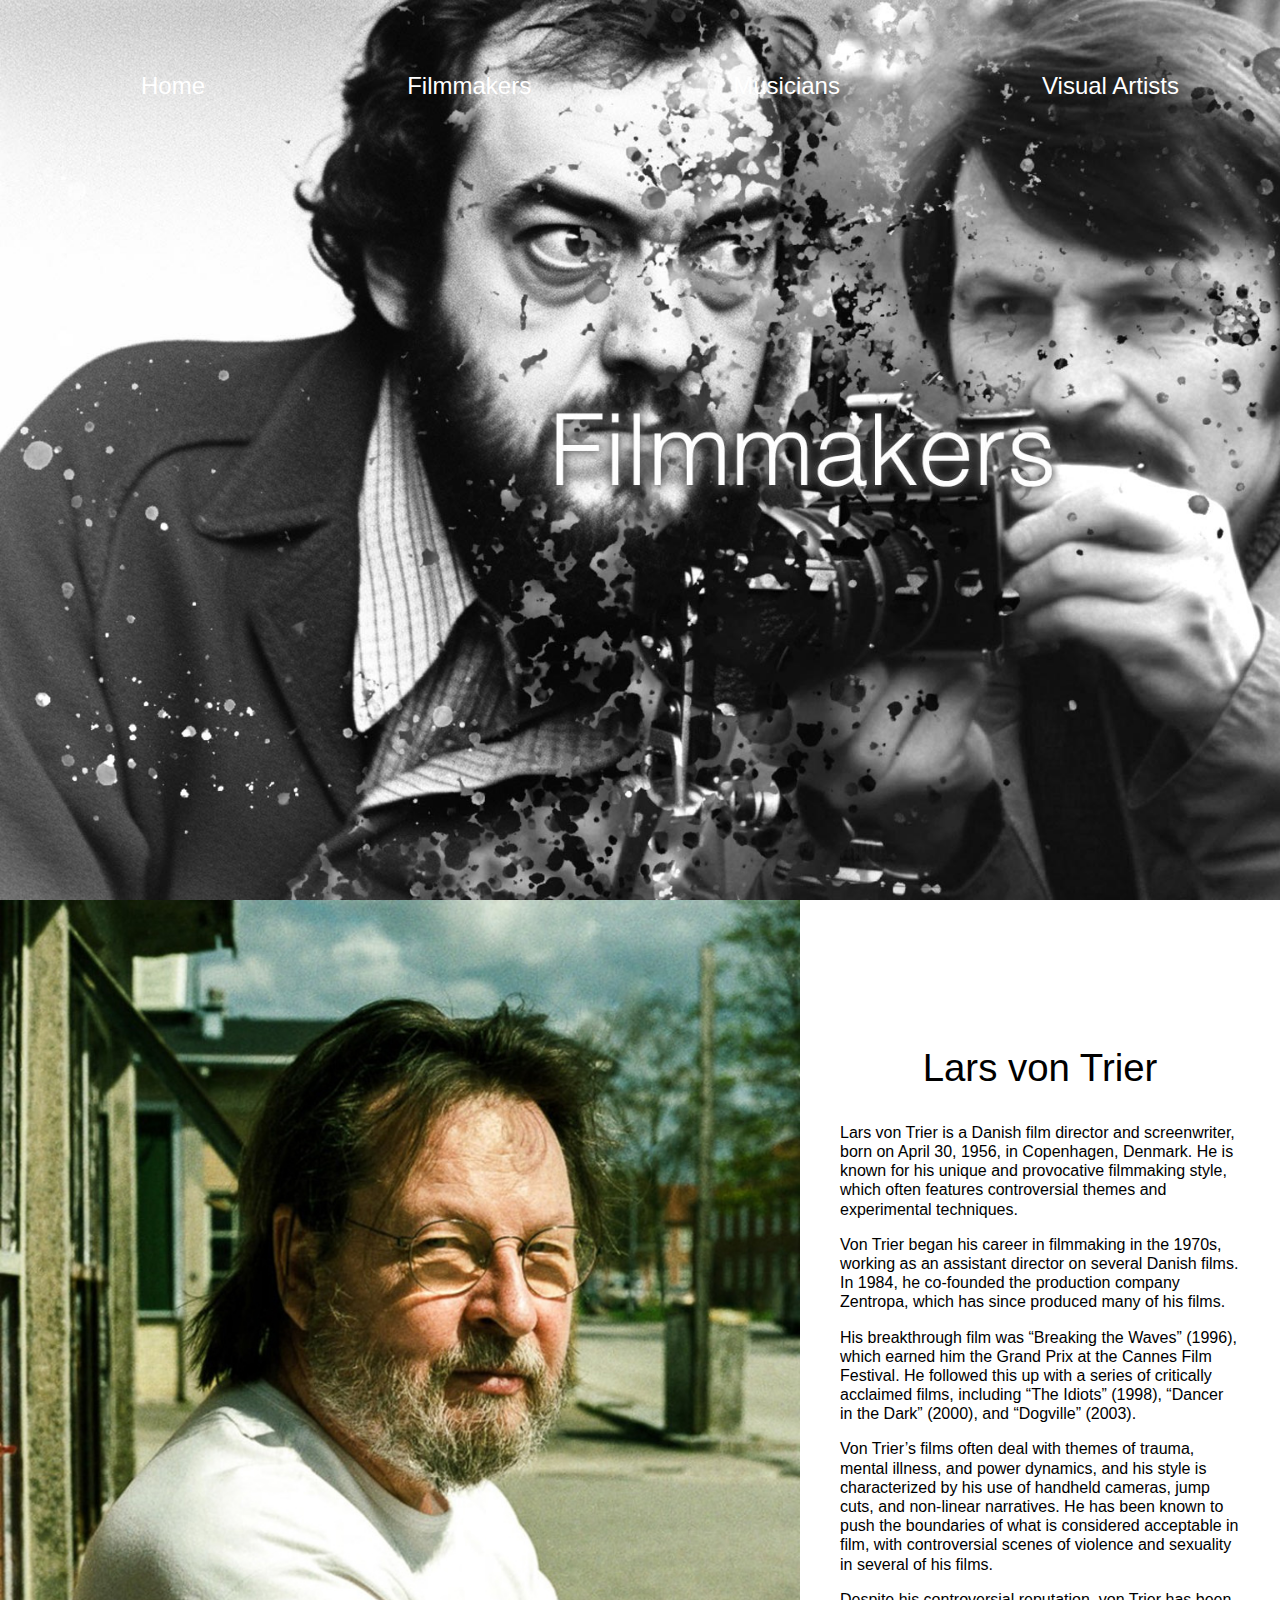
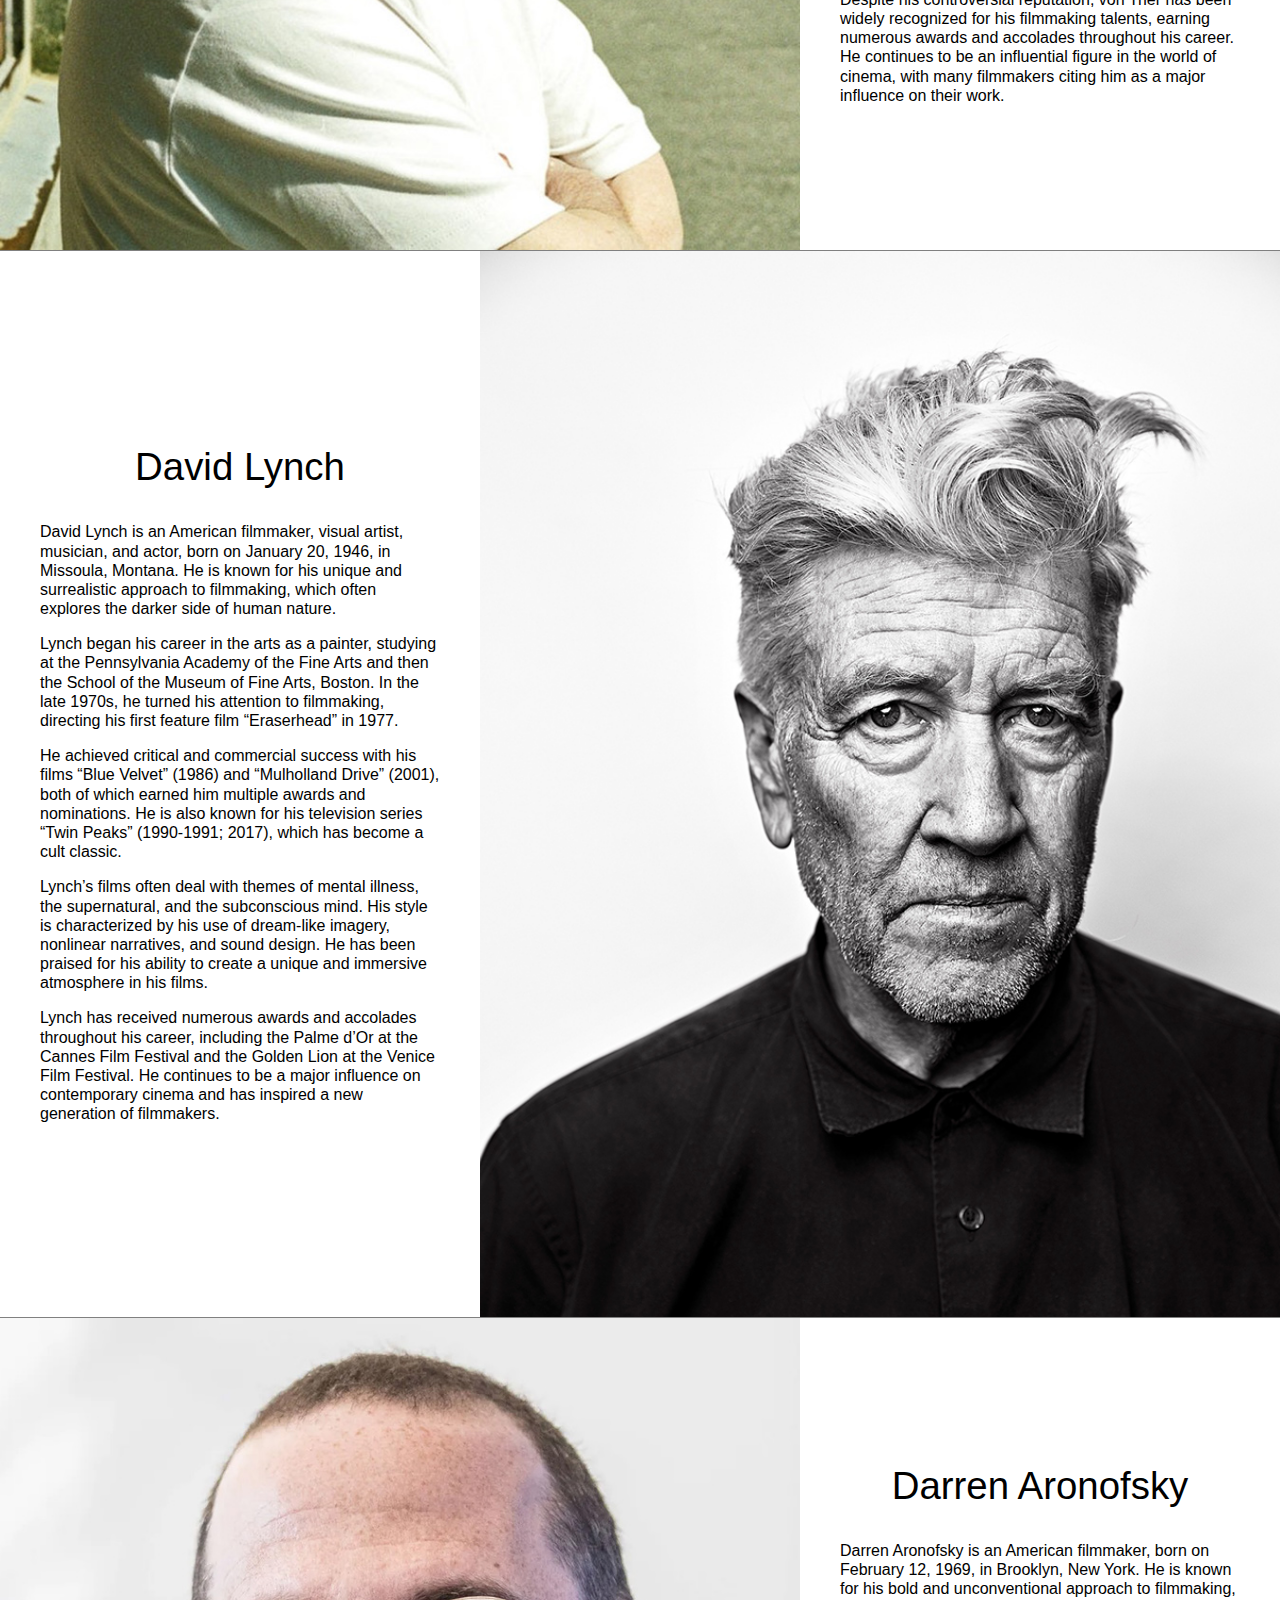
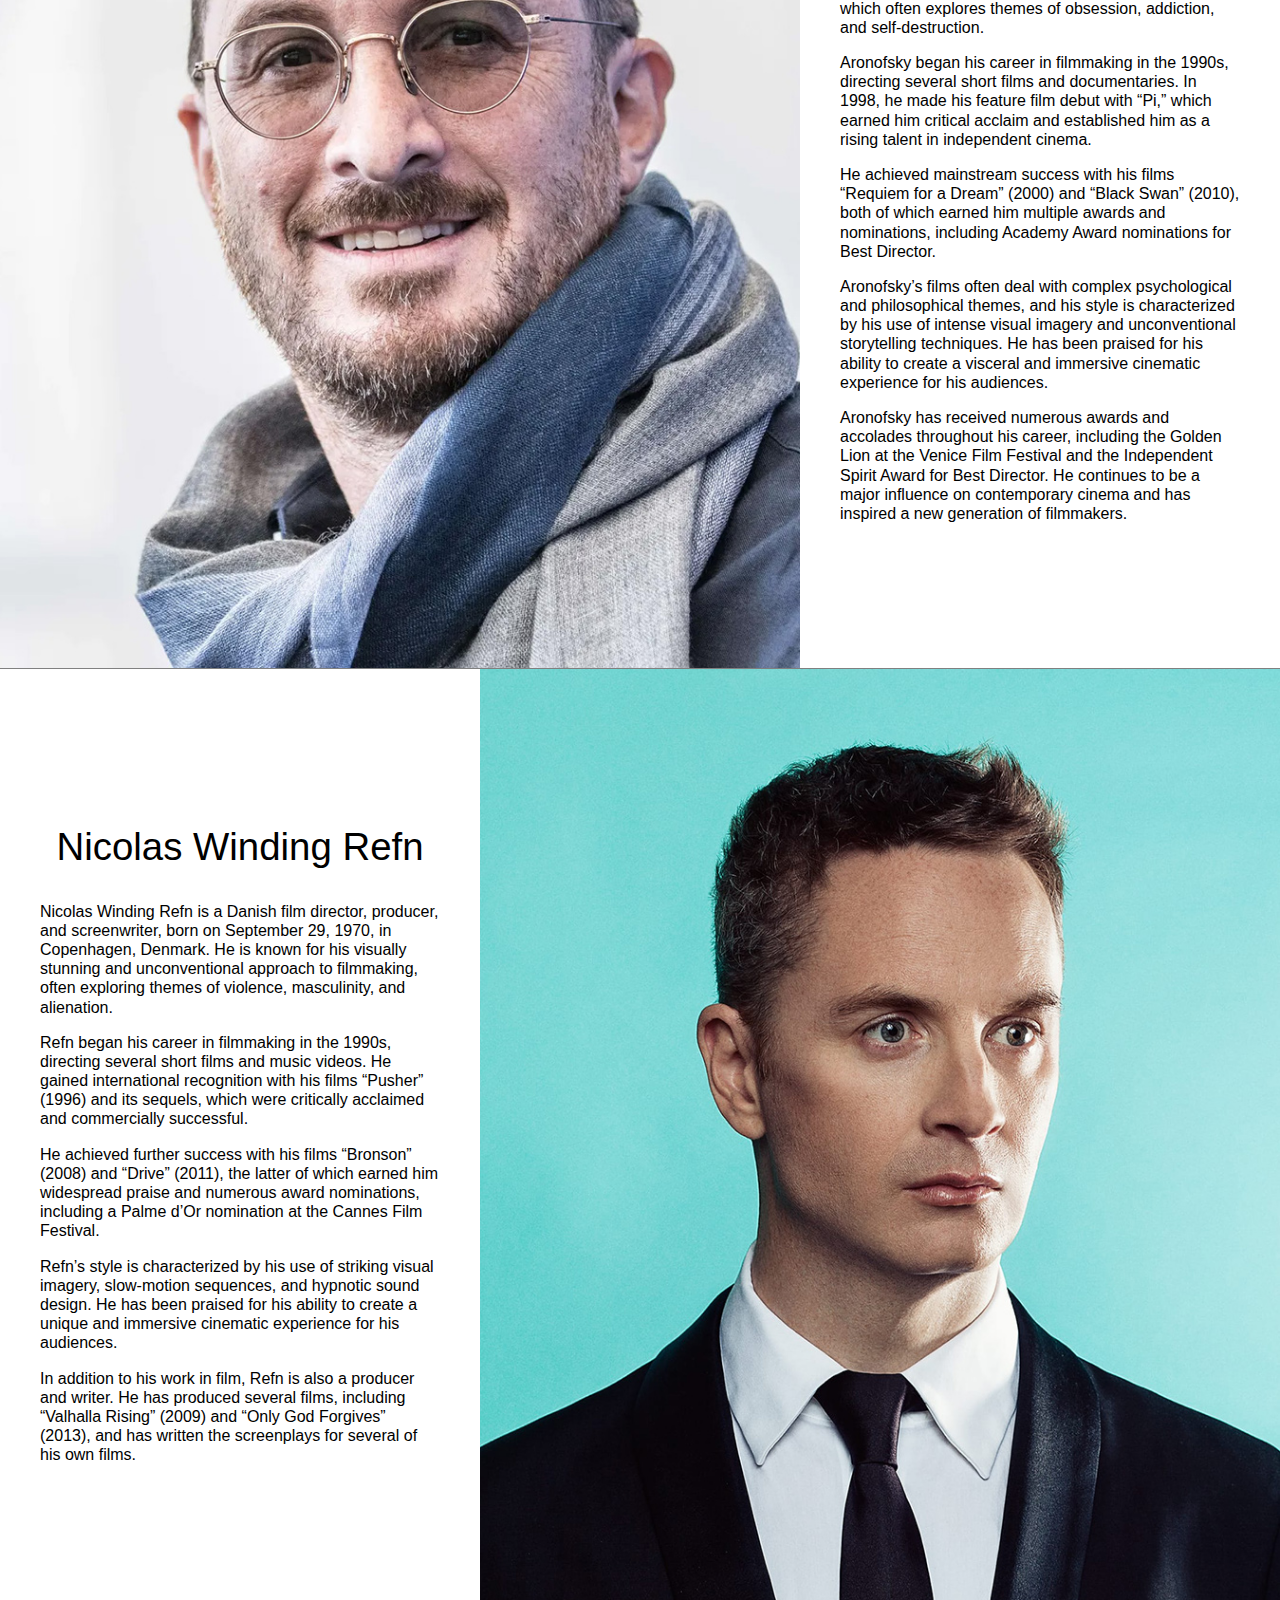
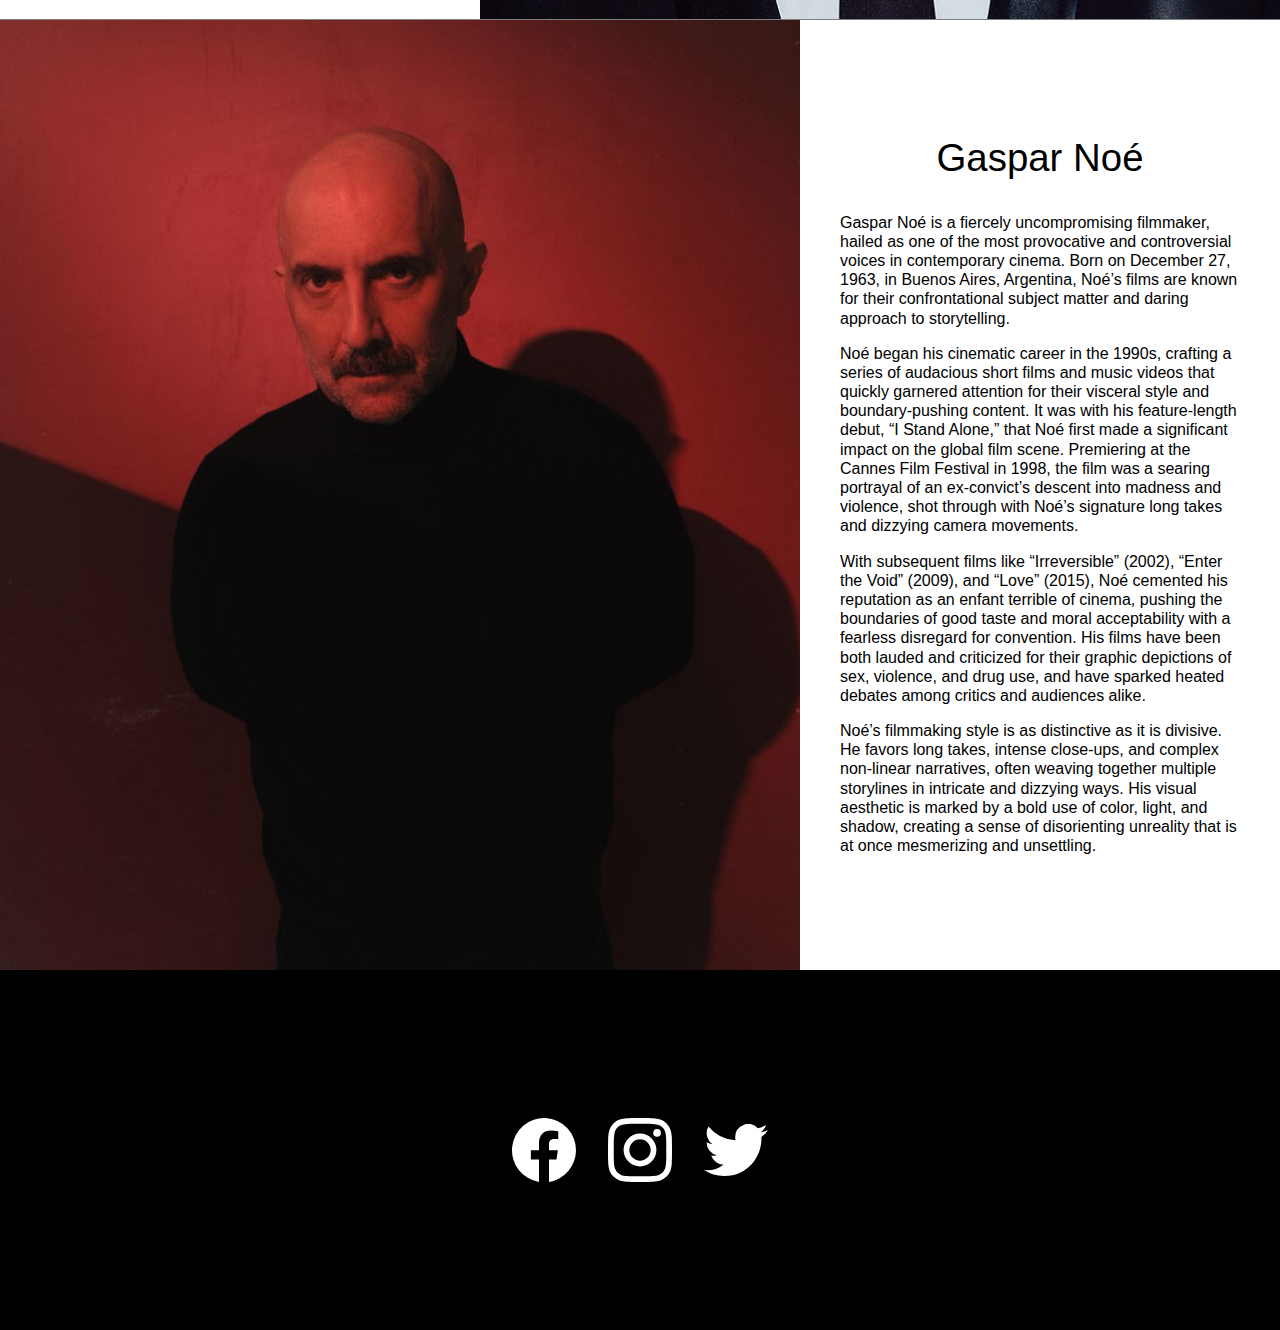
<file: filmmakers.html>
<!DOCTYPE html>
<html lang="en">
<head>
  <meta charset="UTF-8">
  <meta http-equiv="X-UA-Compatible" content="IE=edge">
  <meta name="viewport" content="width=device-width, initial-scale=1.0">
  <title>Filmmakers</title>
  <link rel="stylesheet" href="css/style.css">
</head>
<body>
  <header class="filmmakers-background-image">
    <nav>
      <ul>
        <li><a href="index.html">Home</a></li>
        <li><a href="filmmakers.html">Filmmakers</a></li>
        <li><a href="musicians.html">Musicians</a></li>
        <li><a href="visual-artists.html">Visual Artists</a></li>
      </ul>
    </nav>
  </header>
  <section class="lars-von-trier">
    <div class="artist-grid">
      <img class="left-artist-image" src="/images/lars-von-trier.jpg">
      <div class="artist-text">
        <h2>Lars von Trier</h2>
        <p>Lars von Trier is a Danish film director and screenwriter, born on April 30, 1956, in Copenhagen, Denmark. He is known for his unique and provocative filmmaking style, which often features controversial themes and experimental techniques.</p>

        <p>Von Trier began his career in filmmaking in the 1970s, working as an assistant director on several Danish films. In 1984, he co-founded the production company Zentropa, which has since produced many of his films.</p>
          
        <p>His breakthrough film was “Breaking the Waves” (1996), which earned him the Grand Prix at the Cannes Film Festival. He followed this up with a series of critically acclaimed films, including “The Idiots” (1998), “Dancer in the Dark” (2000), and “Dogville” (2003).</p>
          
        <p>Von Trier’s films often deal with themes of trauma, mental illness, and power dynamics, and his style is characterized by his use of handheld cameras, jump cuts, and non-linear narratives. He has been known to push the boundaries of what is considered acceptable in film, with controversial scenes of violence and sexuality in several of his films.</p>
          
        <p>Despite his controversial reputation, von Trier has been widely recognized for his filmmaking talents, earning numerous awards and accolades throughout his career. He continues to be an influential figure in the world of cinema, with many filmmakers citing him as a major influence on their work.</p>
      </div>

    </div>
 </section>

  <section class="david-lynch">
    <div class="artist-grid">
      <img class="right-artist-image" src="/images/david-lynch.jpg">
      <div class="artist-text2">
        <h2>David Lynch</h2>
        <p>David Lynch is an American filmmaker, visual artist, musician, and actor, born on January 20, 1946, in Missoula, Montana. He is known for his unique and surrealistic approach to filmmaking, which often explores the darker side of human nature.</p>

        <p>Lynch began his career in the arts as a painter, studying at the Pennsylvania Academy of the Fine Arts and then the School of the Museum of Fine Arts, Boston. In the late 1970s, he turned his attention to filmmaking, directing his first feature film “Eraserhead” in 1977.</p>

        <p>He achieved critical and commercial success with his films “Blue Velvet” (1986) and “Mulholland Drive” (2001), both of which earned him multiple awards and nominations. He is also known for his television series “Twin Peaks” (1990-1991; 2017), which has become a cult classic.</p>

        <p>Lynch’s films often deal with themes of mental illness, the supernatural, and the subconscious mind. His style is characterized by his use of dream-like imagery, nonlinear narratives, and sound design. He has been praised for his ability to create a unique and immersive atmosphere in his films.</p>

        <p>Lynch has received numerous awards and accolades throughout his career, including the Palme d’Or at the Cannes Film Festival and the Golden Lion at the Venice Film Festival. He continues to be a major influence on contemporary cinema and has inspired a new generation of filmmakers.</p>
      </div>
    </div>
  </section>

  <section class="darren-aronofsky">
    <div class="artist-grid">
      <img class="left-artist-image" src="/images/darren-aronofsky.jpg">
      <div class="artist-text">
        <h2>Darren Aronofsky</h2>
        <p>Darren Aronofsky is an American filmmaker, born on February 12, 1969, in Brooklyn, New York. He is known for his bold and unconventional approach to filmmaking, which often explores themes of obsession, addiction, and self-destruction.</p>
        <p>Aronofsky began his career in filmmaking in the 1990s, directing several short films and documentaries. In 1998, he made his feature film debut with “Pi,” which earned him critical acclaim and established him as a rising talent in independent cinema.</p>
        <p>He achieved mainstream success with his films “Requiem for a Dream” (2000) and “Black Swan” (2010), both of which earned him multiple awards and nominations, including Academy Award nominations for Best Director.</p>
        <p>Aronofsky’s films often deal with complex psychological and philosophical themes, and his style is characterized by his use of intense visual imagery and unconventional storytelling techniques. He has been praised for his ability to create a visceral and immersive cinematic experience for his audiences.</p>
        <p>Aronofsky has received numerous awards and accolades throughout his career, including the Golden Lion at the Venice Film Festival and the Independent Spirit Award for Best Director. He continues to be a major influence on contemporary cinema and has inspired a new generation of filmmakers.</p>
      </div>
    </div>
  </section>

  <section class="nicolas-winding-refn">
    <div class="artist-grid">
      <img class="right-artist-image" src="/images/nicolas-winding-refn.jpg">
      <div class="artist-text2">
        <h2>Nicolas Winding Refn</h2>
        <p>Nicolas Winding Refn is a Danish film director, producer, and screenwriter, born on September 29, 1970, in Copenhagen, Denmark. He is known for his visually stunning and unconventional approach to filmmaking, often exploring themes of violence, masculinity, and alienation.</p>
        <p>Refn began his career in filmmaking in the 1990s, directing several short films and music videos. He gained international recognition with his films “Pusher” (1996) and its sequels, which were critically acclaimed and commercially successful.</p>
        <p>He achieved further success with his films “Bronson” (2008) and “Drive” (2011), the latter of which earned him widespread praise and numerous award nominations, including a Palme d’Or nomination at the Cannes Film Festival.
        </p>
        <p>Refn’s style is characterized by his use of striking visual imagery, slow-motion sequences, and hypnotic sound design. He has been praised for his ability to create a unique and immersive cinematic experience for his audiences.</p>
        <p>In addition to his work in film, Refn is also a producer and writer. He has produced several films, including “Valhalla Rising” (2009) and “Only God Forgives” (2013), and has written the screenplays for several of his own films.
        </p>
      </div>
    </div>
  </section>

  <section class="gaspar-noe">
    <div class="artist-grid">
      <img class="left-artist-image" src="/images/gaspar-noe.jpg">
      <div class="artist-text">
        <h2>Gaspar Noé</h2>
        <p>Gaspar Noé is a fiercely uncompromising filmmaker, hailed as one of the most provocative and controversial voices in contemporary cinema. Born on December 27, 1963, in Buenos Aires, Argentina, Noé’s films are known for their confrontational subject matter and daring approach to storytelling.</p>
        <p>Noé began his cinematic career in the 1990s, crafting a series of audacious short films and music videos that quickly garnered attention for their visceral style and boundary-pushing content. It was with his feature-length debut, “I Stand Alone,” that Noé first made a significant impact on the global film scene. Premiering at the Cannes Film Festival in 1998, the film was a searing portrayal of an ex-convict’s descent into madness and violence, shot through with Noé’s signature long takes and dizzying camera movements.</p>
        <p>With subsequent films like “Irreversible” (2002), “Enter the Void” (2009), and “Love” (2015), Noé cemented his reputation as an enfant terrible of cinema, pushing the boundaries of good taste and moral acceptability with a fearless disregard for convention. His films have been both lauded and criticized for their graphic depictions of sex, violence, and drug use, and have sparked heated debates among critics and audiences alike.
        </p>
        <p>Noé’s filmmaking style is as distinctive as it is divisive. He favors long takes, intense close-ups, and complex non-linear narratives, often weaving together multiple storylines in intricate and dizzying ways. His visual aesthetic is marked by a bold use of color, light, and shadow, creating a sense of disorienting unreality that is at once mesmerizing and unsettling.
        </p>
      </div>
    </div>
  </section>

  <footer>
    <div class="social-media-icons">
      <img class="facebook" src="/images/facebook.svg">
      <img class="instagram" src="/images/instagram.svg">
      <img class="twitter" src="/images/twitter.svg">
    </div>
  </footer>
  
</body>
</html>
</file>
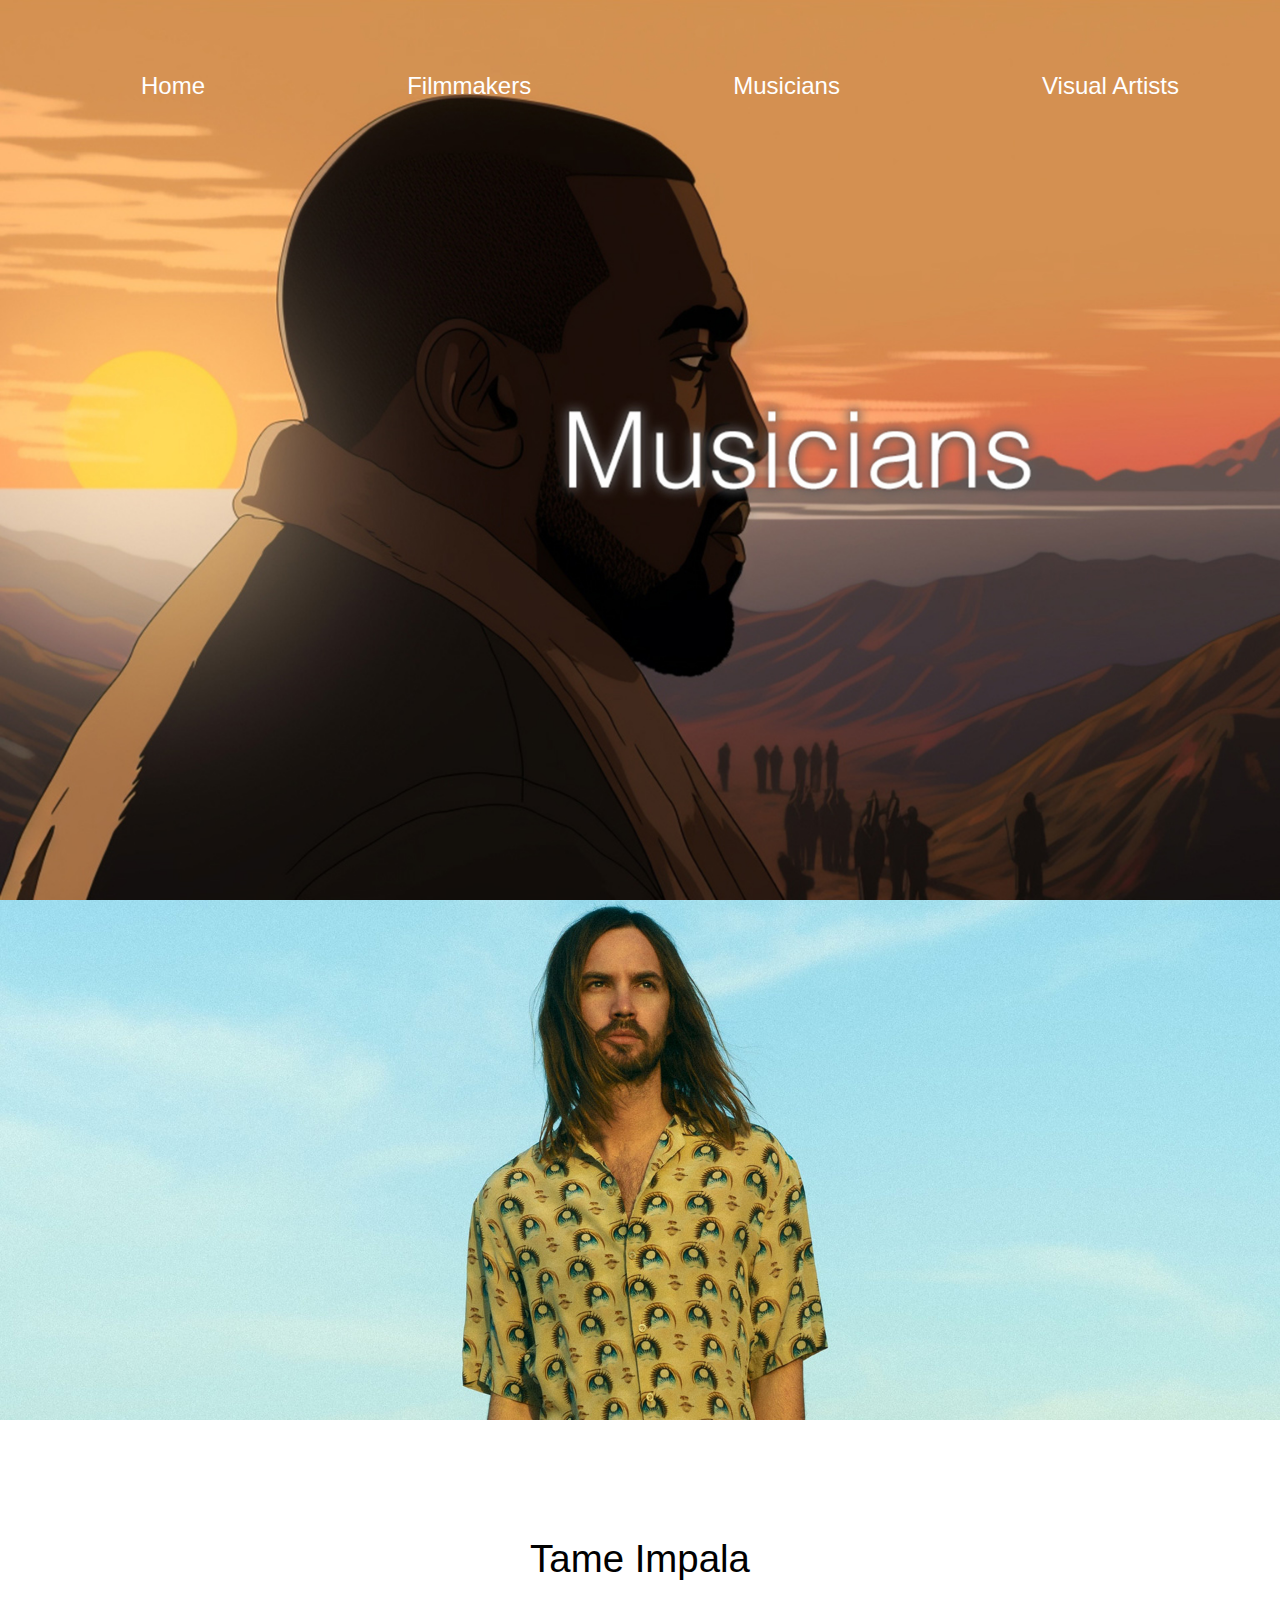
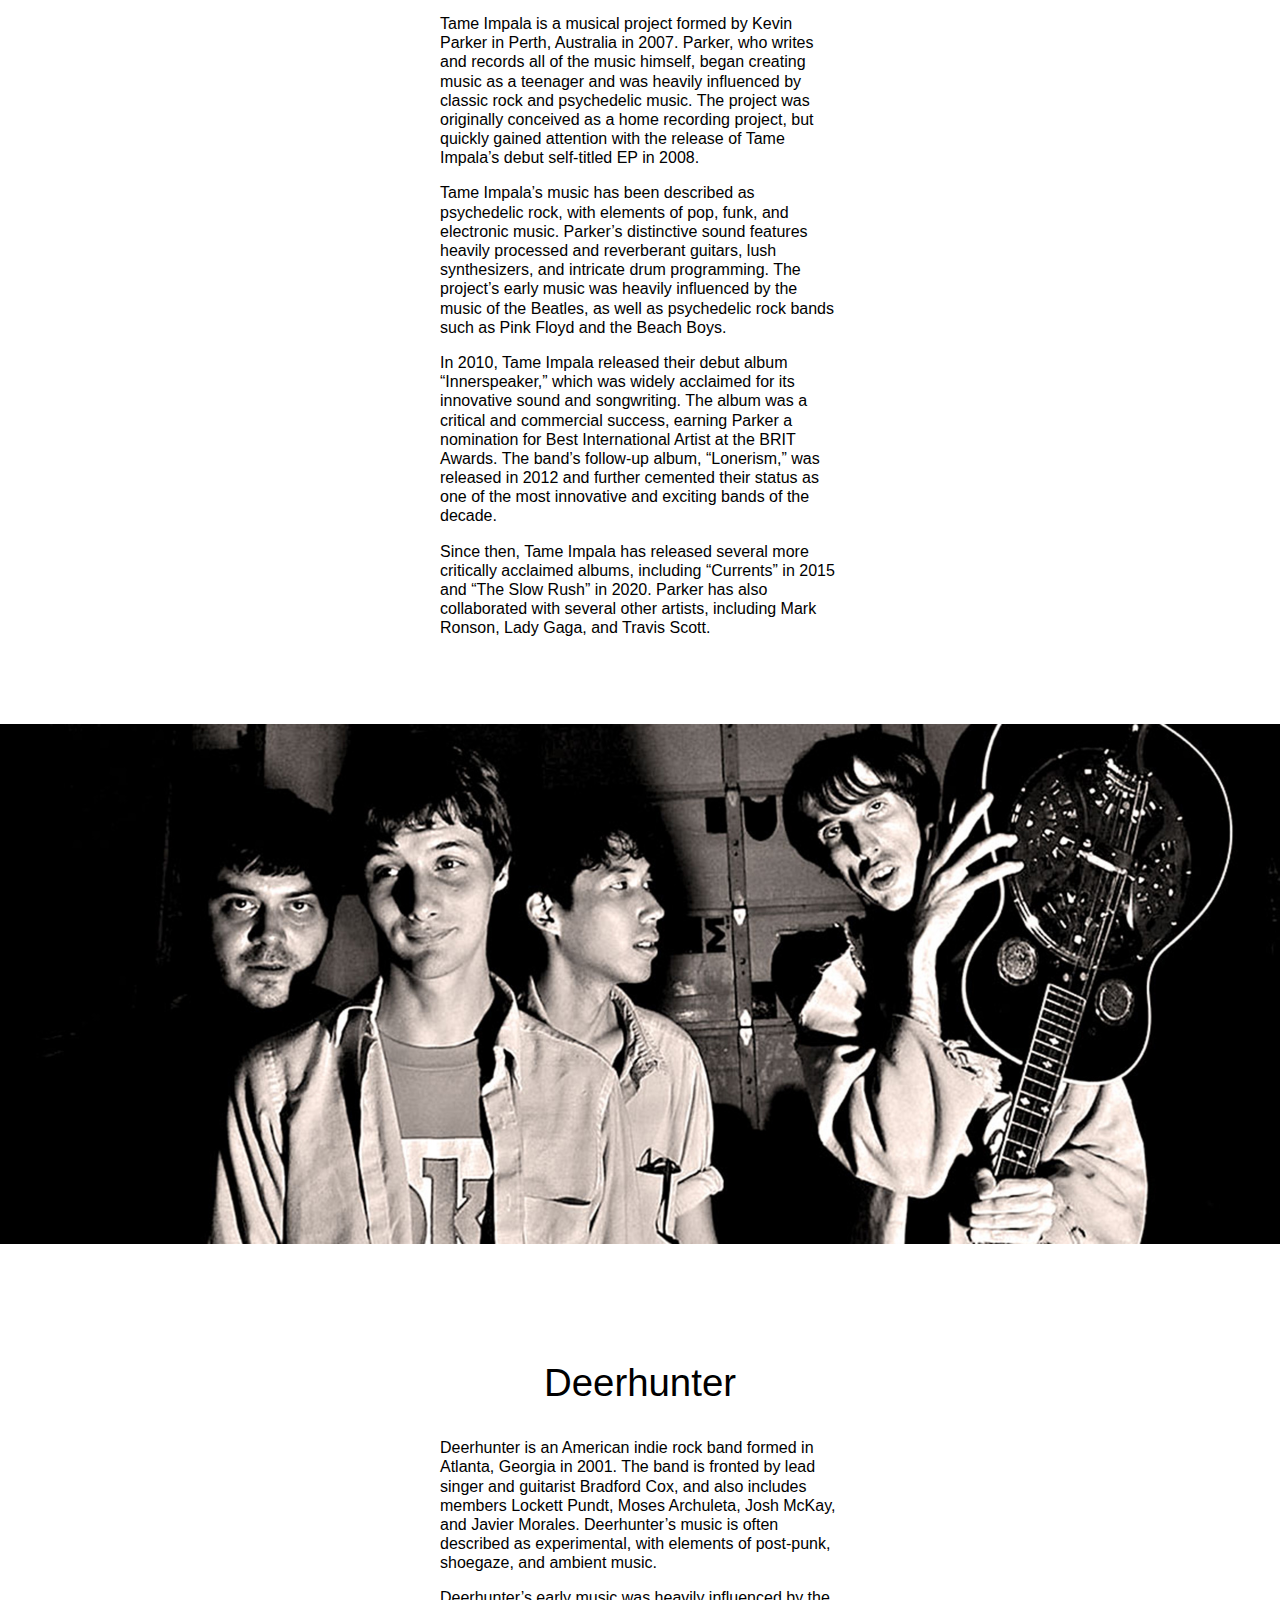
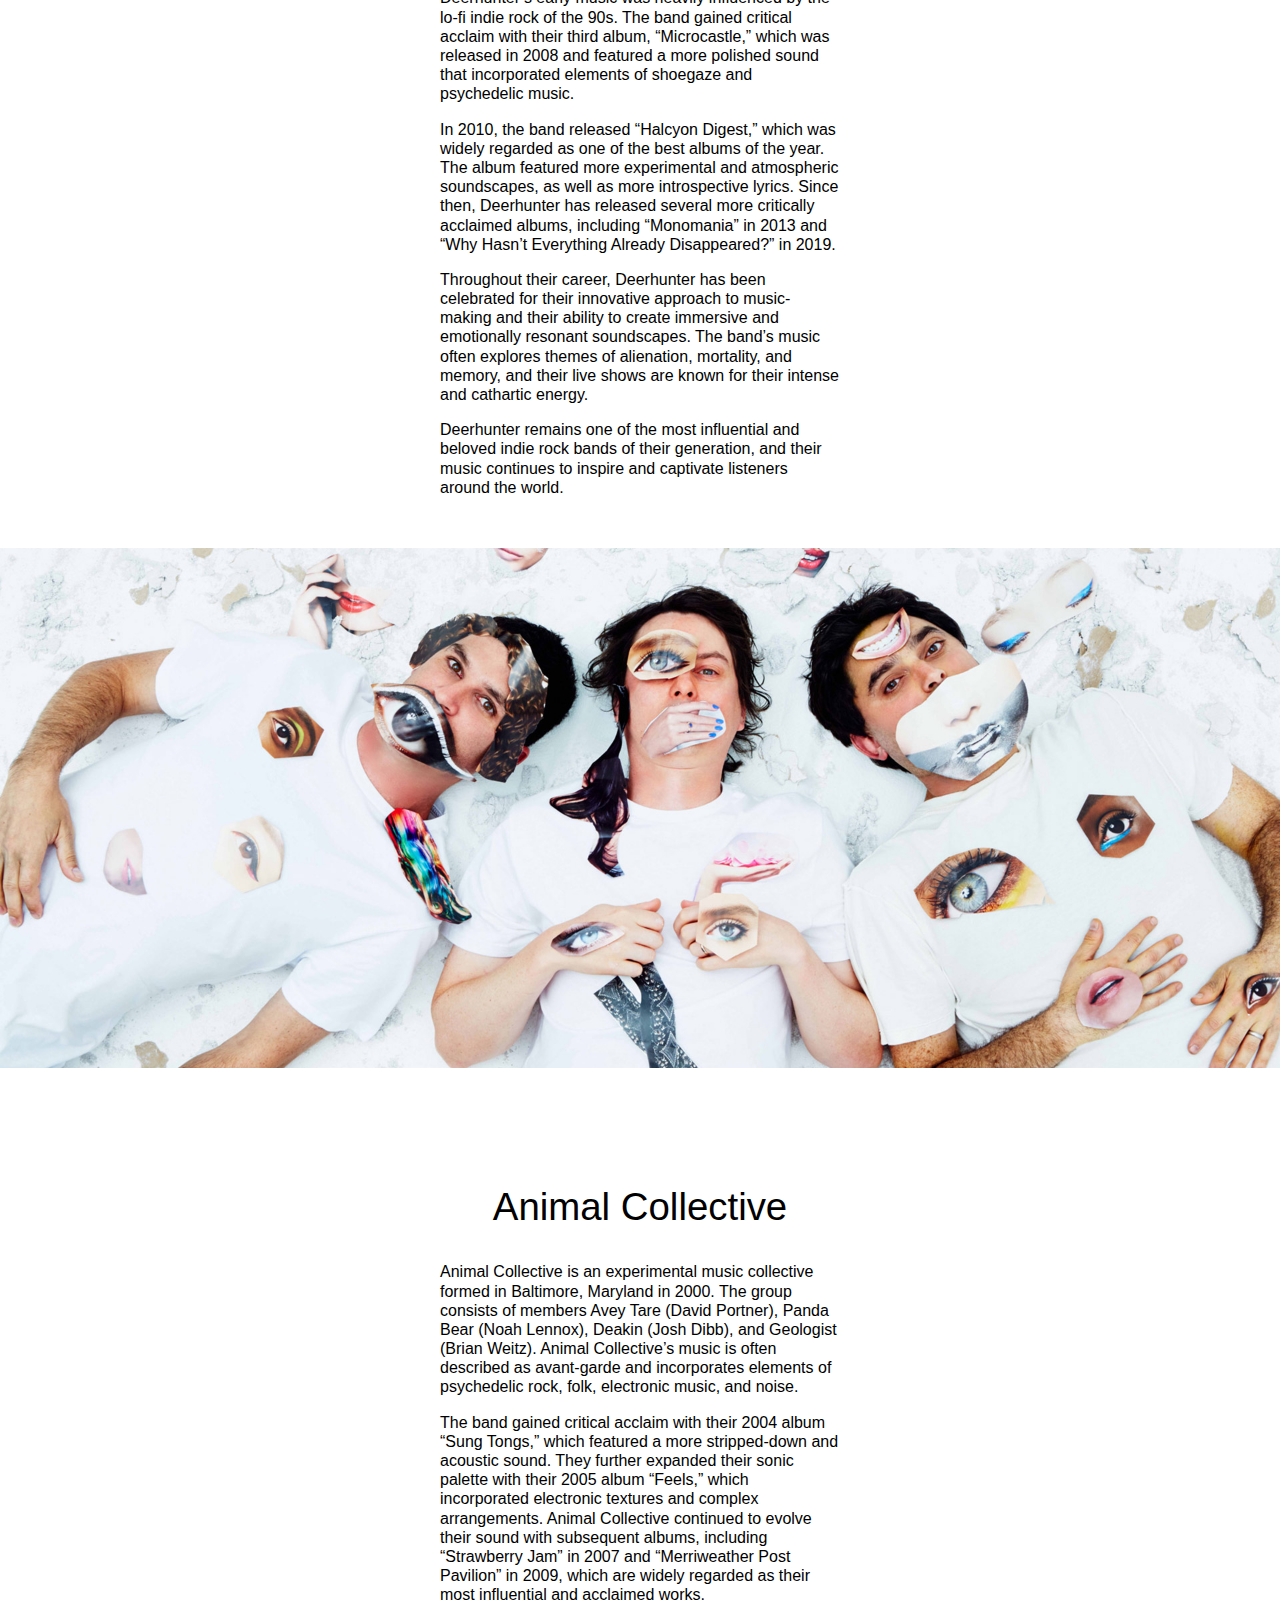
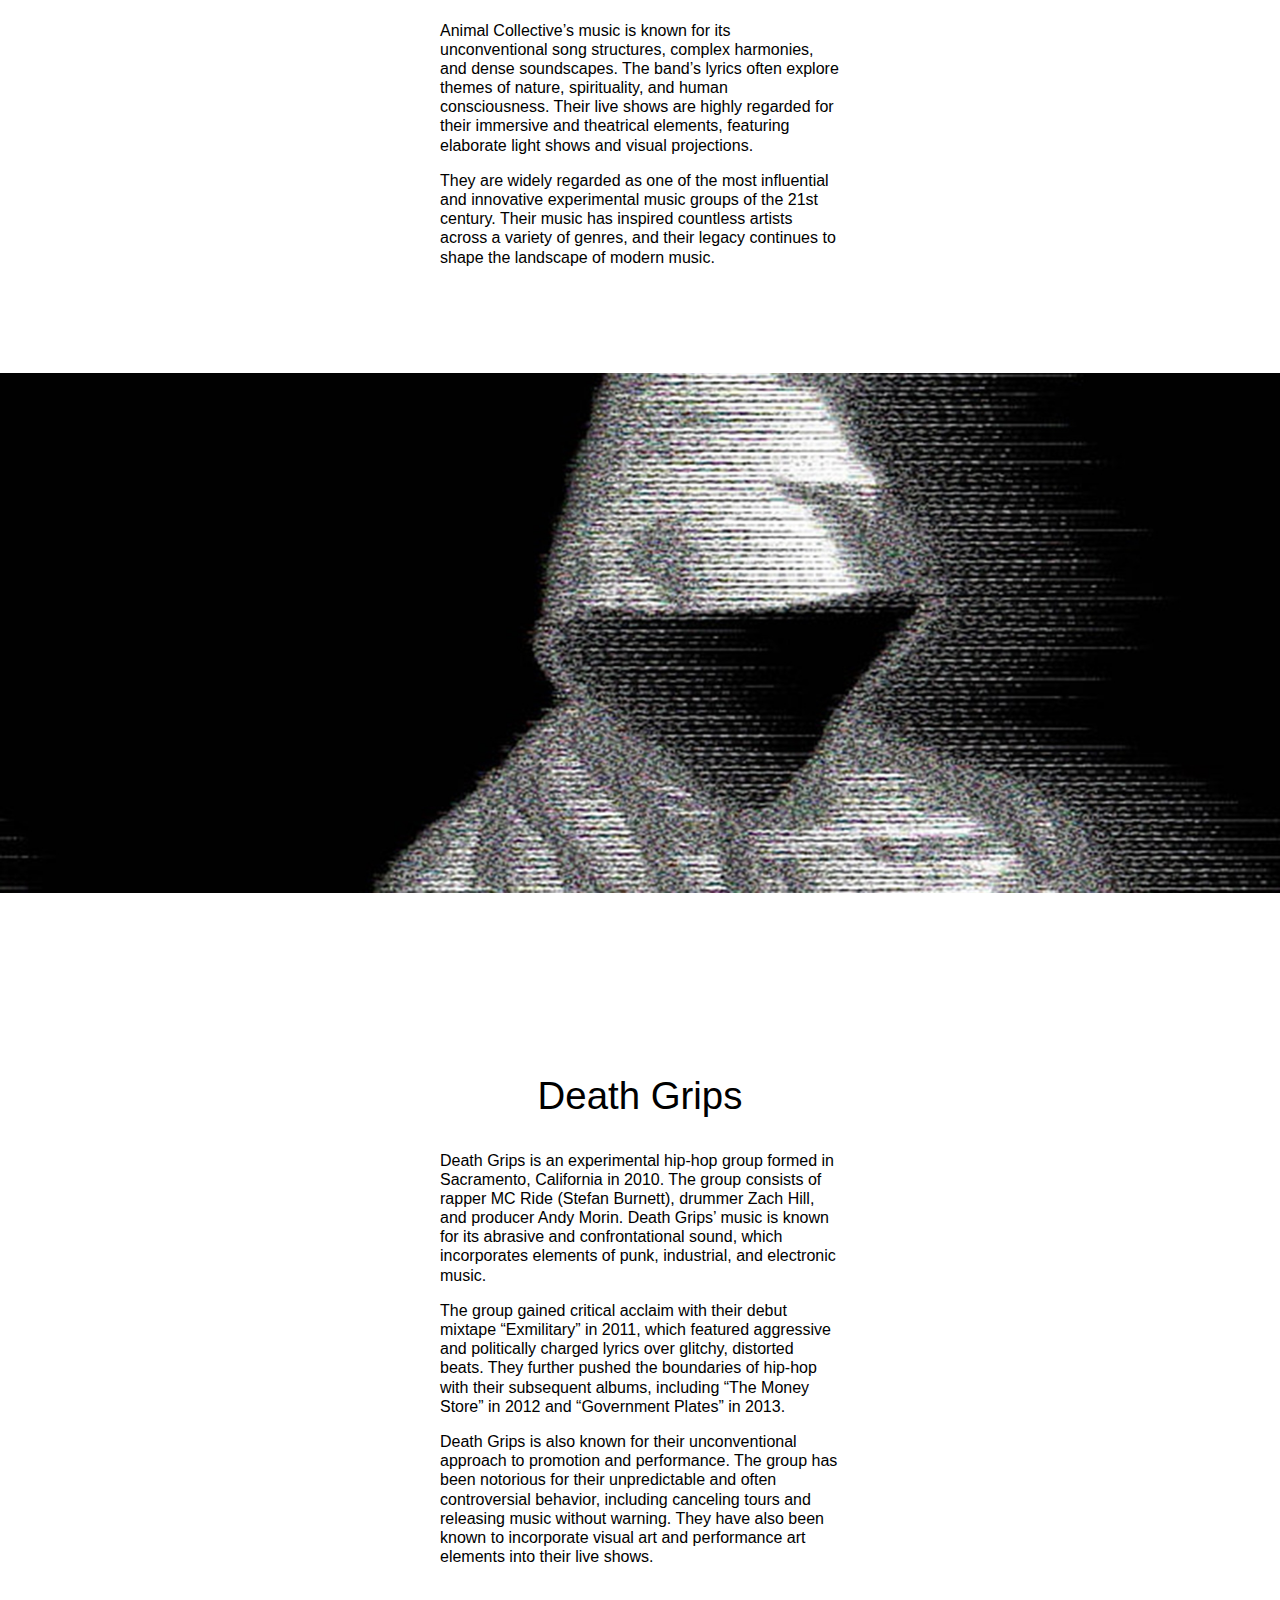
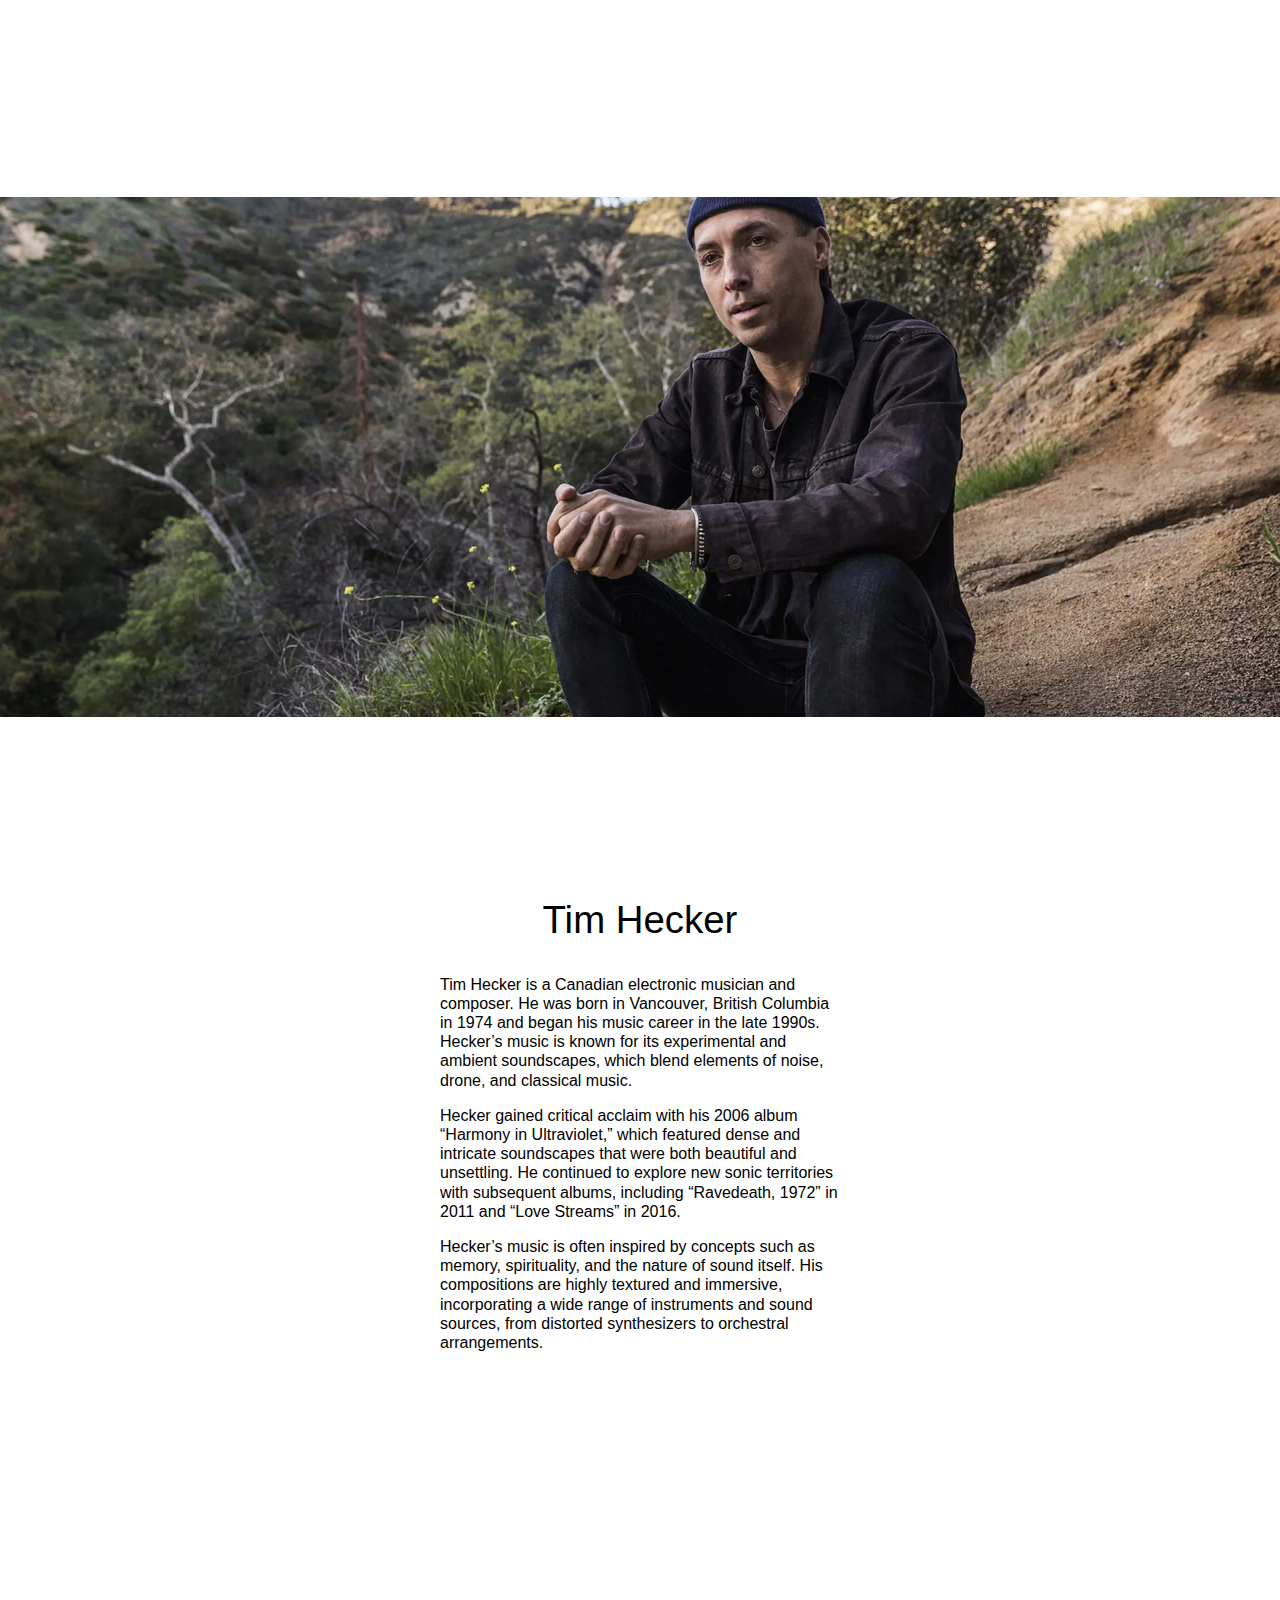
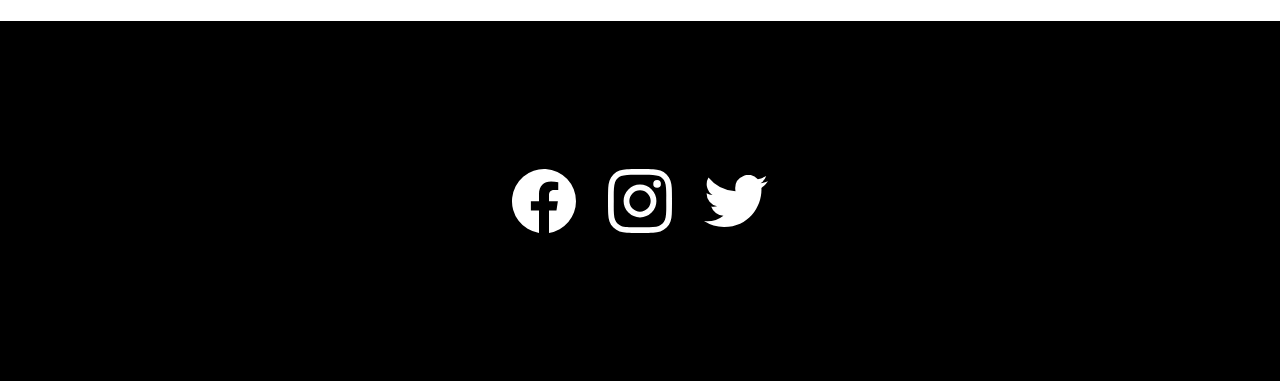
<file: musicians.html>
<!DOCTYPE html>
<html lang="en">
<head>
  <meta charset="UTF-8">
  <meta http-equiv="X-UA-Compatible" content="IE=edge">
  <meta name="viewport" content="width= , initial-scale=1.0">
  <title>Musicians</title>
  <link rel="stylesheet" href="css/style.css">
</head>
<body>
  <header class="musicians-background-image">
    <nav>
      <ul>
        <li><a href="index.html">Home</a></li>
        <li><a href="filmmakers.html">Filmmakers</a></li>
        <li><a href="musicians.html">Musicians</a></li>
        <li><a href="visual-artists.html">Visual Artists</a></li>
      </ul>
    </nav>
  </header>

  <section class="tame-impala">
    <div>
      <img src="/images/tame-impala.jpg" class="musician-image">
      <div class="music-content-area">
        <div class="musician-text">   
          <h2>Tame Impala</h2>
          <p>Tame Impala is a musical project formed by Kevin Parker in Perth, Australia in 2007. Parker, who writes and records all of the music himself, began creating music as a teenager and was heavily influenced by classic rock and psychedelic music. The project was originally conceived as a home recording project, but quickly gained attention with the release of Tame Impala’s debut self-titled EP in 2008.</p>
          <p>Tame Impala’s music has been described as psychedelic rock, with elements of pop, funk, and electronic music. Parker’s distinctive sound features heavily processed and reverberant guitars, lush synthesizers, and intricate drum programming. The project’s early music was heavily influenced by the music of the Beatles, as well as psychedelic rock bands such as Pink Floyd and the Beach Boys.</p>
          <p>In 2010, Tame Impala released their debut album “Innerspeaker,” which was widely acclaimed for its innovative sound and songwriting. The album was a critical and commercial success, earning Parker a nomination for Best International Artist at the BRIT Awards. The band’s follow-up album, “Lonerism,” was released in 2012 and further cemented their status as one of the most innovative and exciting bands of the decade.</p>
          <p>Since then, Tame Impala has released several more critically acclaimed albums, including “Currents” in 2015 and “The Slow Rush” in 2020. Parker has also collaborated with several other artists, including Mark Ronson, Lady Gaga, and Travis Scott.</p>
        </div>
      </div>
    </div>
  </section>

  <section class="deerhunter">
    <div>
      <img src="/images/Deerhunter.jpg" class="musician-image">
      <div class="music-content-area">
        <div class="musician-text">   
          <h2>Deerhunter</h2>
          <p>Deerhunter is an American indie rock band formed in Atlanta, Georgia in 2001. The band is fronted by lead singer and guitarist Bradford Cox, and also includes members Lockett Pundt, Moses Archuleta, Josh McKay, and Javier Morales. Deerhunter’s music is often described as experimental, with elements of post-punk, shoegaze, and ambient music.</p>
          <p>Deerhunter’s early music was heavily influenced by the lo-fi indie rock of the 90s. The band gained critical acclaim with their third album, “Microcastle,” which was released in 2008 and featured a more polished sound that incorporated elements of shoegaze and psychedelic music.</p>
          <p>In 2010, the band released “Halcyon Digest,” which was widely regarded as one of the best albums of the year. The album featured more experimental and atmospheric soundscapes, as well as more introspective lyrics. Since then, Deerhunter has released several more critically acclaimed albums, including “Monomania” in 2013 and “Why Hasn’t Everything Already Disappeared?” in 2019.</p>
          <p>Throughout their career, Deerhunter has been celebrated for their innovative approach to music-making and their ability to create immersive and emotionally resonant soundscapes. The band’s music often explores themes of alienation, mortality, and memory, and their live shows are known for their intense and cathartic energy.
          </p>
          <p>Deerhunter remains one of the most influential and beloved indie rock bands of their generation, and their music continues to inspire and captivate listeners around the world.</p>
        </div>
      </div>
    </div>
  </section>

  <section class="animal-collective">
    <div>
      <img src="/images/animal-collective.jpg" class="musician-image">
      <div class="music-content-area">
        <div class="musician-text">   
          <h2>Animal Collective</h2>
          <p>Animal Collective is an experimental music collective formed in Baltimore, Maryland in 2000. The group consists of members Avey Tare (David Portner), Panda Bear (Noah Lennox), Deakin (Josh Dibb), and Geologist (Brian Weitz). Animal Collective’s music is often described as avant-garde and incorporates elements of psychedelic rock, folk, electronic music, and noise.</p>
          <p>The band gained critical acclaim with their 2004 album “Sung Tongs,” which featured a more stripped-down and acoustic sound. They further expanded their sonic palette with their 2005 album “Feels,” which incorporated electronic textures and complex arrangements. Animal Collective continued to evolve their sound with subsequent albums, including “Strawberry Jam” in 2007 and “Merriweather Post Pavilion” in 2009, which are widely regarded as their most influential and acclaimed works.</p>
          <p>Animal Collective’s music is known for its unconventional song structures, complex harmonies, and dense soundscapes. The band’s lyrics often explore themes of nature, spirituality, and human consciousness. Their live shows are highly regarded for their immersive and theatrical elements, featuring elaborate light shows and visual projections.</p>
          <p>They are widely regarded as one of the most influential and innovative experimental music groups of the 21st century. Their music has inspired countless artists across a variety of genres, and their legacy continues to shape the landscape of modern music.
          </p>
        </div>
      </div>
    </div>
  </section>

  <section class="death-grips">
    <div>
      <img src="/images/death-grips.jpg" class="musician-image">
      <div class="music-content-area">
        <div class="musician-text" id="death-grips-content">   
          <h2>Death Grips</h2>
          <p>Death Grips is an experimental hip-hop group formed in Sacramento, California in 2010. The group consists of rapper MC Ride (Stefan Burnett), drummer Zach Hill, and producer Andy Morin. Death Grips’ music is known for its abrasive and confrontational sound, which incorporates elements of punk, industrial, and electronic music.</p>
          <p>The group gained critical acclaim with their debut mixtape “Exmilitary” in 2011, which featured aggressive and politically charged lyrics over glitchy, distorted beats. They further pushed the boundaries of hip-hop with their subsequent albums, including “The Money Store” in 2012 and “Government Plates” in 2013.</p>
          <p>Death Grips is also known for their unconventional approach to promotion and performance. The group has been notorious for their unpredictable and often controversial behavior, including canceling tours and releasing music without warning. They have also been known to incorporate visual art and performance art elements into their live shows.</p>
        </div>
      </div>
    </div>
  </section>

  <section class="tim-hecker">
    <div>
      <img src="/images/tim-hecker.jpg" class="musician-image">
      <div class="music-content-area">
        <div class="musician-text" id="tim-hecker-content">   
          <h2>Tim Hecker</h2>
          <p>Tim Hecker is a Canadian electronic musician and composer. He was born in Vancouver, British Columbia in 1974 and began his music career in the late 1990s. Hecker’s music is known for its experimental and ambient soundscapes, which blend elements of noise, drone, and classical music.</p>
          <p>Hecker gained critical acclaim with his 2006 album “Harmony in Ultraviolet,” which featured dense and intricate soundscapes that were both beautiful and unsettling. He continued to explore new sonic territories with subsequent albums, including “Ravedeath, 1972” in 2011 and “Love Streams” in 2016.</p>
          <p>Hecker’s music is often inspired by concepts such as memory, spirituality, and the nature of sound itself. His compositions are highly textured and immersive, incorporating a wide range of instruments and sound sources, from distorted synthesizers to orchestral arrangements.</p>
        </div>
      </div>
    </div>
  </section>
  
  <footer>
    <div class="social-media-icons">
      <img class="facebook" src="/images/facebook.svg">
      <img class="instagram" src="/images/instagram.svg">
      <img class="twitter" src="/images/twitter.svg">
    </div>
  </footer>

</body>
</html>
</file>
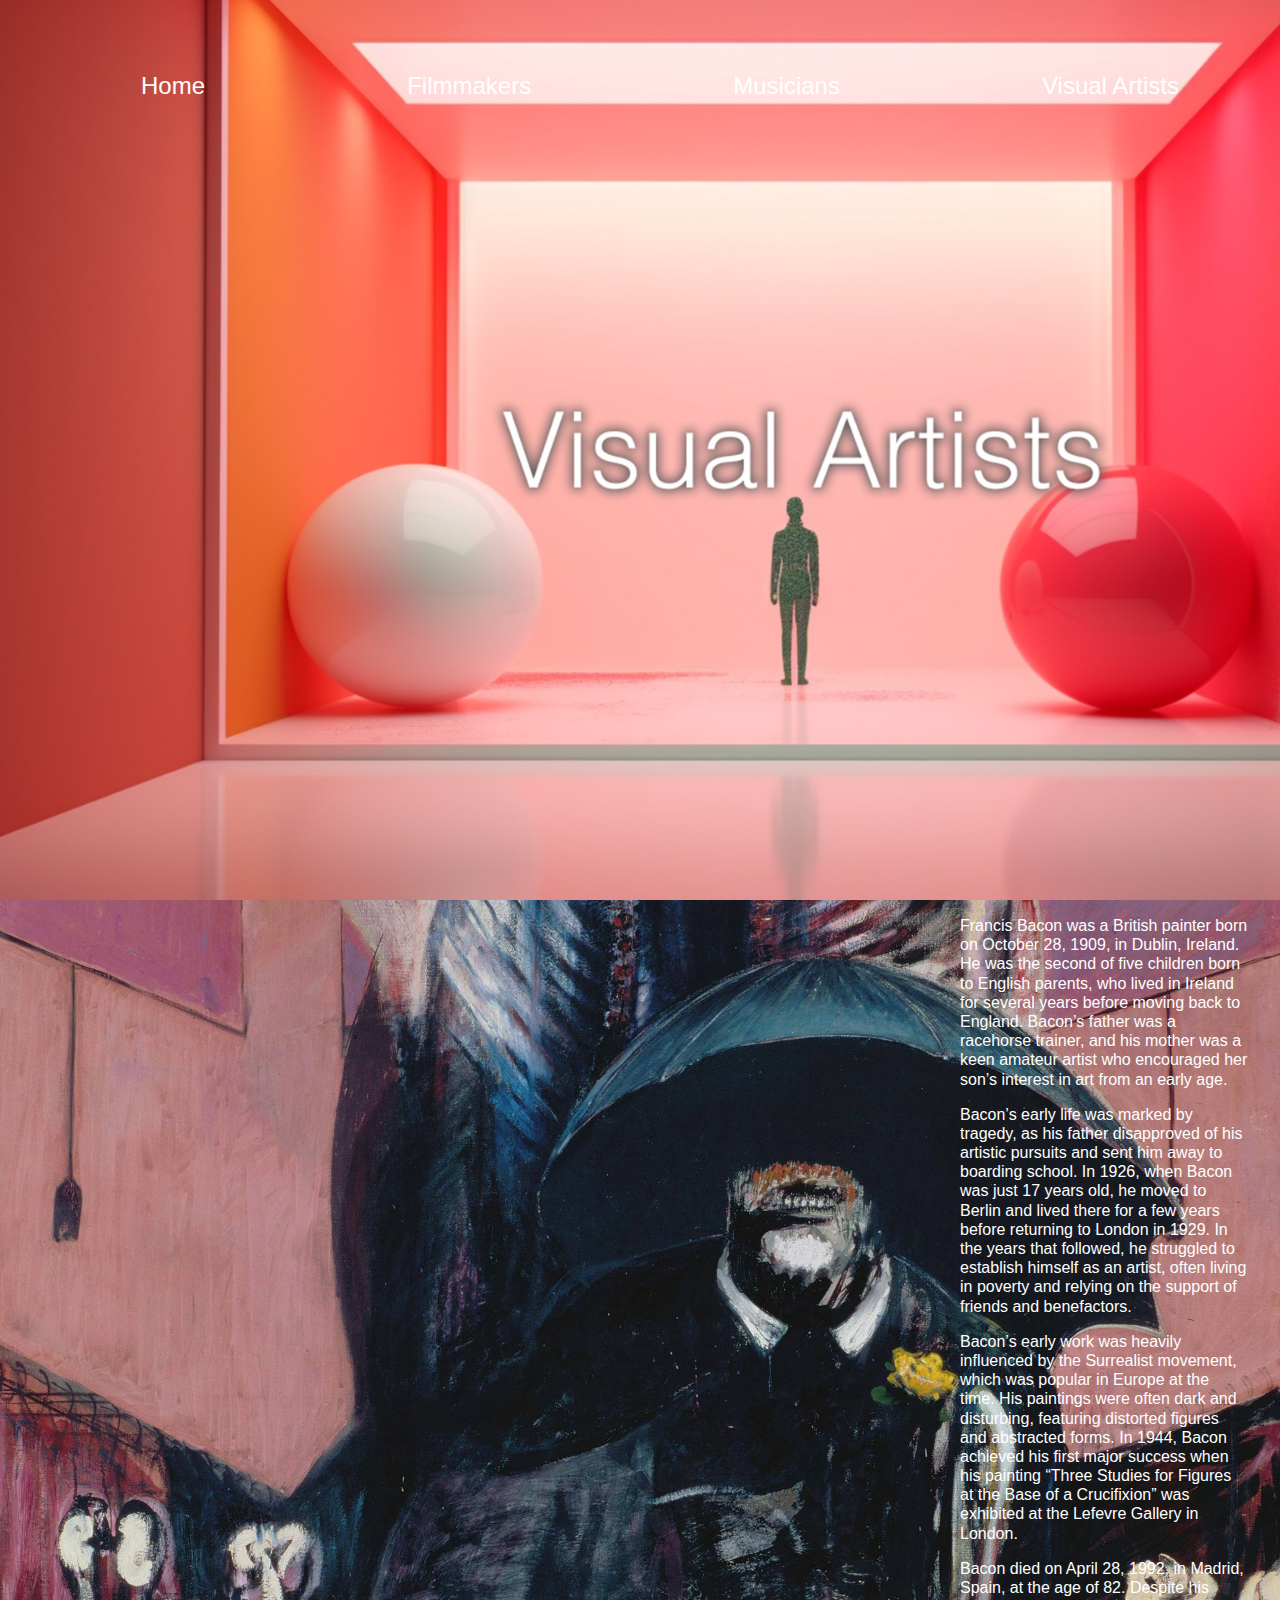
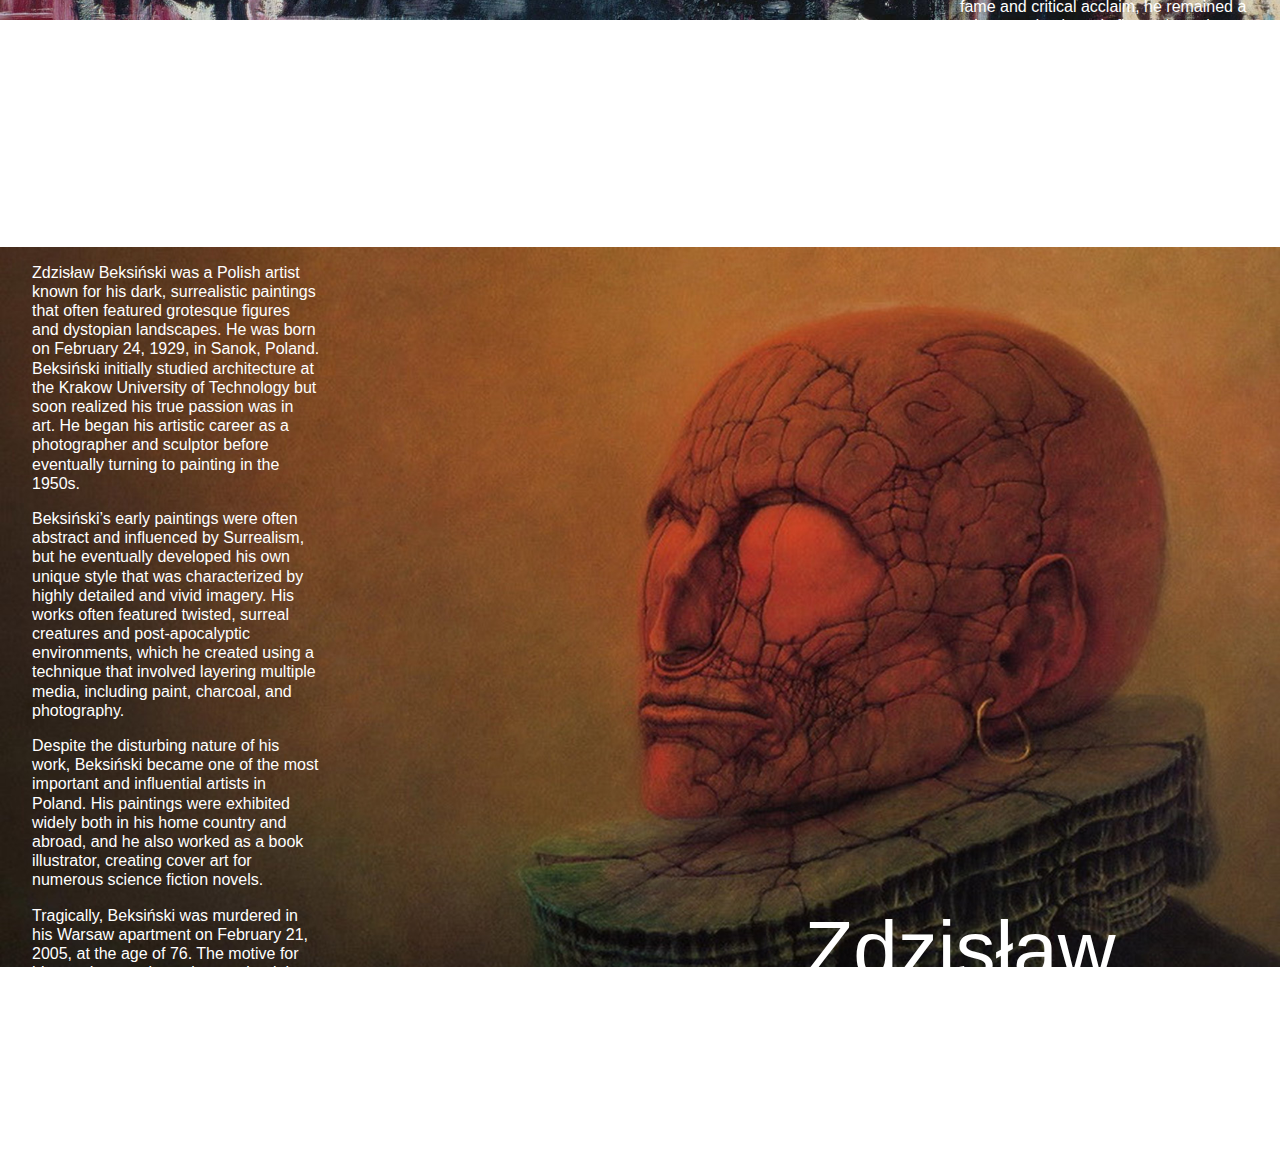
<file: visual-artists.html>
<!DOCTYPE html>
<html lang="en">
<head>
  <meta charset="UTF-8">
  <meta http-equiv="X-UA-Compatible" content="IE=edge">
  <meta name="viewport" content="width=device-width, initial-scale=1.0">
  <title>Visual Artists</title>
  <link rel="stylesheet" href="css/style.css">
</head>
<body>
  <header class="visual-artists-background-image">
    <nav>
      <ul>
        <li><a href="index.html">Home</a></li>
        <li><a href="filmmakers.html">Filmmakers</a></li>
        <li><a href="musicians.html">Musicians</a></li>
        <li><a href="visual-artists.html">Visual Artists</a></li>
      </ul>
    </nav>
  </header>

  <section class="francis-bacon">
    <div class="visual-artist-grid">
      <img src="/images/francis-bacon.jpg" class="visual-artist-image"></img>
        <h2 class="title-left">Francis Bacon</h2>
        <div class="visual-artist-text-right">
          <p>Francis Bacon was a British painter born on October 28, 1909, in Dublin, Ireland. He was the second of five children born to English parents, who lived in Ireland for several years before moving back to England. Bacon’s father was a racehorse trainer, and his mother was a keen amateur artist who encouraged her son’s interest in art from an early age.</p>
          <p>Bacon’s early life was marked by tragedy, as his father disapproved of his artistic pursuits and sent him away to boarding school. In 1926, when Bacon was just 17 years old, he moved to Berlin and lived there for a few years before returning to London in 1929. In the years that followed, he struggled to establish himself as an artist, often living in poverty and relying on the support of friends and benefactors.</p>
          <p>Bacon’s early work was heavily influenced by the Surrealist movement, which was popular in Europe at the time. His paintings were often dark and disturbing, featuring distorted figures and abstracted forms. In 1944, Bacon achieved his first major success when his painting “Three Studies for Figures at the Base of a Crucifixion” was exhibited at the Lefevre Gallery in London.</p>
          <p>Bacon died on April 28, 1992, in Madrid, Spain, at the age of 82. Despite his fame and critical acclaim, he remained a private and enigmatic figure throughout his life, rarely giving interviews or discussing his work in public. Today, his paintings are among the most sought-after works of art in the world, and his influence can be seen in the work of many contemporary artists.</p>
        </div>
    </div>
  </section>

  <section class="zdzislaw-beksinski">
    <div class="visual-artist-grid">
      <img src="/images/zdzislaw-beksinski.jpg" class="visual-artist-image"></img>
        <h2 class="title-right">Zdzisław Beksiński</h2>
        <div class="visual-artist-text-left">
          <p>Zdzisław Beksiński was a Polish artist known for his dark, surrealistic paintings that often featured grotesque figures and dystopian landscapes. He was born on February 24, 1929, in Sanok, Poland. Beksiński initially studied architecture at the Krakow University of Technology but soon realized his true passion was in art. He began his artistic career as a photographer and sculptor before eventually turning to painting in the 1950s.</p>
          <p>Beksiński’s early paintings were often abstract and influenced by Surrealism, but he eventually developed his own unique style that was characterized by highly detailed and vivid imagery. His works often featured twisted, surreal creatures and post-apocalyptic environments, which he created using a technique that involved layering multiple media, including paint, charcoal, and photography.
          </p>
          <p>Despite the disturbing nature of his work, Beksiński became one of the most important and influential artists in Poland. His paintings were exhibited widely both in his home country and abroad, and he also worked as a book illustrator, creating cover art for numerous science fiction novels.
          </p>
          <p>Tragically, Beksiński was murdered in his Warsaw apartment on February 21, 2005, at the age of 76. The motive for his murder remains unknown, but it is believed to have been committed by a young man who had previously been in a dispute with Beksiński’s son. His death shocked the art world and left a void in the Polish cultural scene.</p>
        </div>
    </div>
  </section>


</body>
</html>
</file>
<file: css/style.css>
html {
  font-family:'Helvetica Neue', sans-serif;
  scroll-behavior: smooth;
  line-height: 1.2;
}

body {
  margin: 0;
}

img {
  /* width: 100%; */
}

a {
  text-decoration: inherit;
  color: inherit;
}

a:hover {
  font-weight: bolder;
}

nav ul {
  display: flex;
  justify-content: space-around;
  color: white;
  padding-top: 3em;
  align-items: center;
  list-style: none;
  font-size: 1.5em;
  margin: 0;
}

h2 {
  font-weight: lighter;
  font-size: 2.4em;
  text-align: center;
}

p {
  font-weight: 300;
}


.home-background-image {
  background-image: url("/images/andrejs-picks.jpg");
  width: 100%;
  height: 100vh;
  background-size: cover;
}

.filmmakers-background-image {
  background-image: url("/images/filmmakers.jpg");
  width: 100%;
  height: 100vh;
  background-size: cover;
}

.musicians-background-image {
  background-image: url("/images/musicians.jpg");
  width: 100%;
  height: 100vh;
  background-size: cover;
}

.visual-artists-background-image {
  background-image: url("/images/visual-artists.jpg");
  width :100%;
  height: 100vh;
  background-size: cover;
}

.lars-von-trier {
  border-bottom: 0.5px solid grey;
}

.david-lynch {
  border-bottom: 0.5px solid grey;
}

.darren-aronofsky {
  border-bottom: 0.5px solid grey;
}

.nicolas-winding-refn {
  border-bottom: 0.5px solid grey;
}


.artist-grid {
  display: grid;
  grid-template-columns: 1fr;
}

.left-artist-image {
  width: 100%;
  grid-column: 1/-1;
}

.right-artist-image {
  width: 100%;
  grid-column: 1/-1; 
}

.artist-text {
  grid-column: 1/-1;
  background-color: rgba(255, 255, 255, 0.5);
  padding: 2em;
}

.artist-text2 {
  grid-column: 1/-1;
  background-color: rgba(255, 255, 255, 0.5);
  padding: 2em;
}

.visual-artist-text-right {
  grid-column: 1/-1;
  grid-row: 1/-1;
}

.visual-artist-text-left {
  grid-column: 1/1;
  grid-row: 1/-1;
}


.visual-artist-text-right, .visual-artist-text-left, .title-left, .title-right {
  color: white;
  align-self: end;
  margin-bottom: 5em;

}

.title-left, .title-right {
  font-size: 5em;
  margin: 0;
  padding-bottom: 1em;
  
}

.music-content-area {
  height: 100vh;
}

.musician-text {
  max-width: 400px;
  margin: auto;
  padding-top: 5em;
}

#death-grips-content {
  padding-top: 9em;
}

#tim-hecker-content {
  padding-top: 9em;
}

.visual-artist-grid {
  display: grid;
  grid-template-columns: 1fr;
}

.visual-artist-grid img {
  
}

footer div {
  height: 40vh;
  background-color: black;
  display: flex;
  justify-content: center;
  align-items: center;
  gap: 2em;

}

footer div img {
  width: 10%; /*look into this after*/
}


@media only screen and (min-width: 70em) {

  .artist-grid {
    grid-template-columns: repeat(8, 1fr);
    justify-items: center;
    align-items: center;
  }

  .visual-artist-grid {
    grid-template-columns: repeat(4, 1fr);
  }

  .left-artist-image {
    grid-column: 1/6;
  }

  .right-artist-image {
    grid-column: 4/-1; 
  }

  .musician-image {
    width: 100%;
  }

  .visual-artist-image {
    width: 100%;
    grid-column: 1/-1;
    grid-row: 1/-1;
  }


  .artist-text {
    grid-column: 6/-1;
    max-width: 400px;
  }

  .artist-text2 {
    grid-column: 1/4;
    grid-row: 1/1;
    max-width: 400px;
  }

  .visual-artist-text-right {
    grid-column: 4/4;
    grid-row: 1/1;
    padding-right: 2em;
  }

  .visual-artist-text-left {
    grid-column: 1/1;
    grid-row: 1/1;
    padding-left: 2em;
  }

  .artist-text p:last-child {
    margin-bottom: 2em;
  }

  .artist-text2 p:last-child {
    margin-bottom: 2em;
  } 

  .title-left {
    grid-column: 1/3;
    grid-row: -1/1;
    
  }

  .title-left {
    grid-column: 1/3;
    grid-row: -1/1;
    
  }

  .title-right {
    grid-column: -1/-3;
    grid-row: 1/1;
  }

  

  footer div img {
    width: 5%; 
  }

}
</file>
